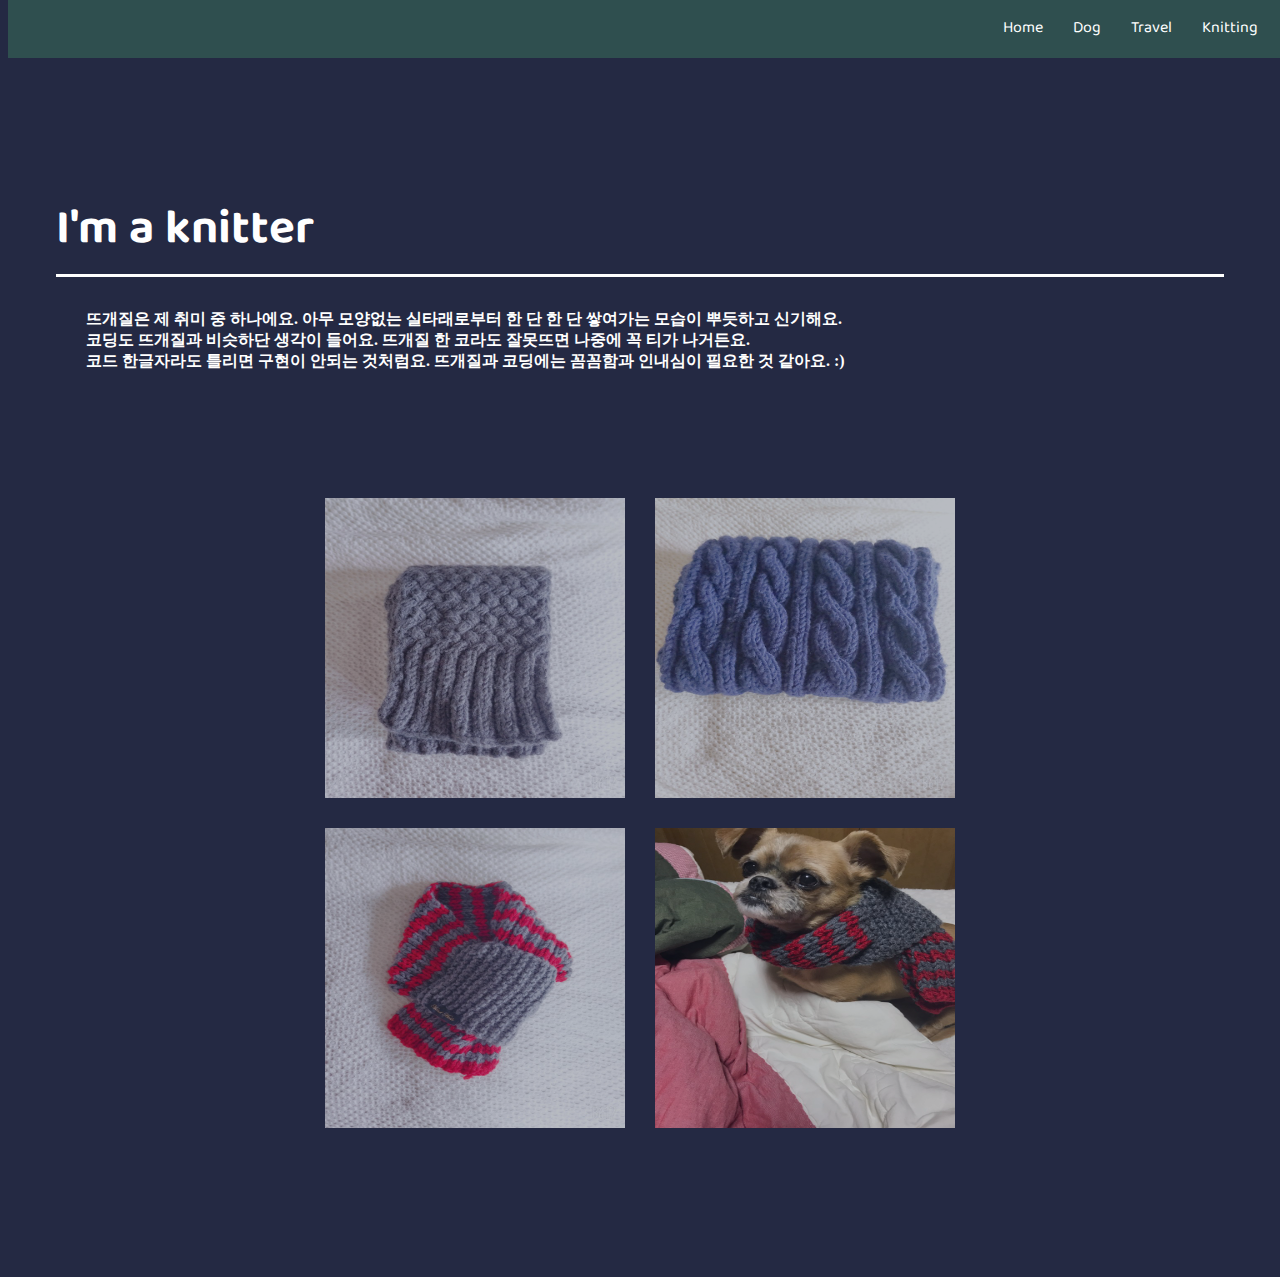
<file: knitter.html>
<!DOCTYPE html5>
<html>
<head>
    <meta charset="UTF-8">
    <title>knitter</title>
    <link href="introduce.css" rel="stylesheet">
    <link href="knitter.css" rel="stylesheet">
    <link href="https://fonts.googleapis.com/css2?family=Baloo+Tamma+2&display=swap" rel="stylesheet">
</head>
<body>
    <nav>
        <ul class="nav-container">
            <li class="nav-item"><a href="#">Knitting</a></li>
            <li class="nav-item"><a href="traveler.html">Travel</a></li>
            <li class="nav-item"><a href="dogPerson.html">Dog</a></li>
            <li class="nav-item"><a href="index.html">Home</a></li>
        </ul>
    </nav>
    <section id="banner">
        <div class="inner">
            <header width=80%>
                <h1>I'm a knitter</h1>
            </header>  
            <div class ="content">
                <p>뜨개질은 제 취미 중 하나에요. 아무 모양없는 실타래로부터 한 단 한 단 쌓여가는 모습이 뿌듯하고 신기해요.<br>코딩도 뜨개질과 비슷하단 생각이 들어요. 
                    뜨개질 한 코라도 잘못뜨면 나중에 꼭 티가 나거든요.<br> 코드 한글자라도 틀리면 구현이 안되는 것처럼요. 뜨개질과 코딩에는 꼼꼼함과 인내심이 필요한 것 같아요. :)
                </p>
            </div>  
        </div>    
    </section>  
    <div class="gallery">
       <div class="gallery_item">
           <img src="imagesfor1st/grey.jpeg" width="300px" height="300px">
       </div>
       <div class="gallery_item">
        <img src="imagesfor1st/blue.jpeg" width="300px" height="300px">
    </div>
    <div class="gallery_item">
        <img src="imagesfor1st/mixed-color.jpeg" width="300px" height="300px">
    </div>
    <div class="gallery_item">
        <img src="imagesfor1st/scarfMong.jpeg" width="300px" height="300px">
    </div>
    </div> 
    <div id="footer">
    </div>
</body>
</html>
</file>
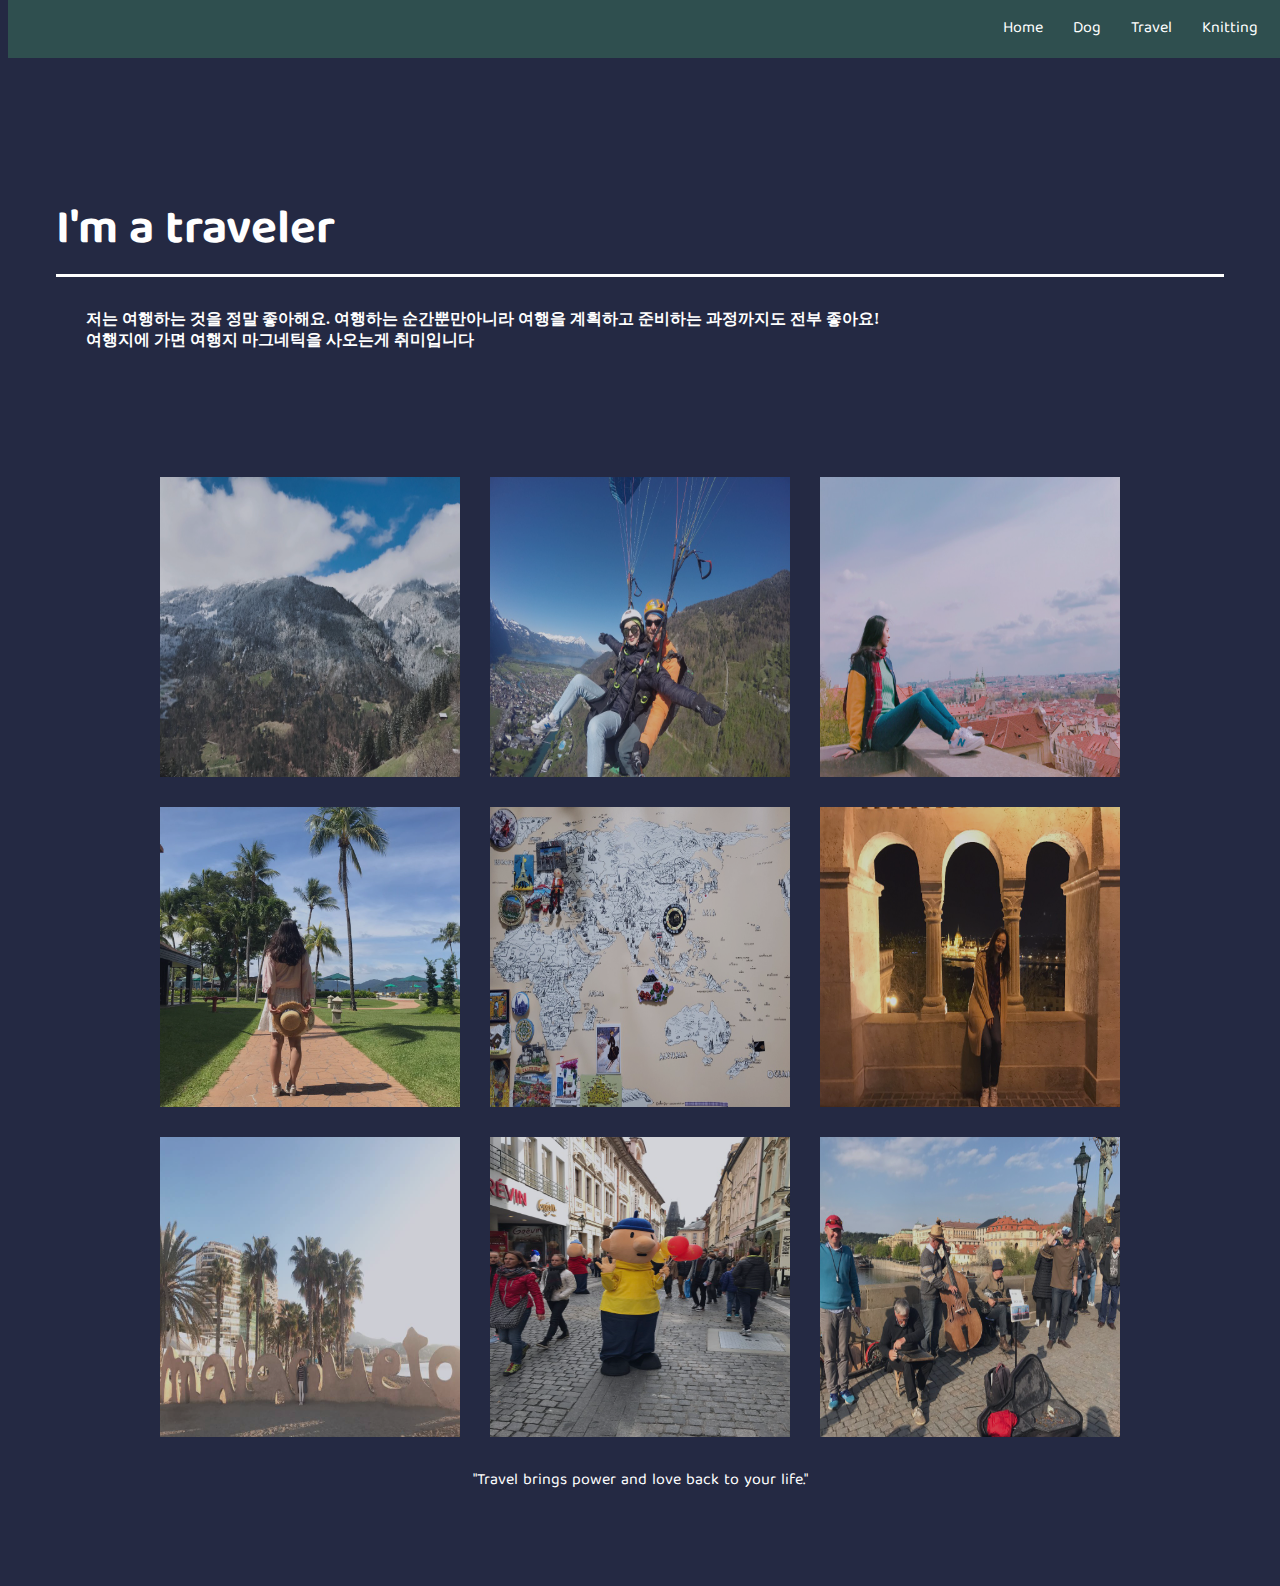
<file: traveler.html>
<!DOCTYPE html5>
<html>
<head>
    <meta charset="UTF-8">
    <title>traveler</title>
    <link href="introduce.css" rel="stylesheet">
    <link href="traveler.css" rel="stylesheet">
    <link href="https://fonts.googleapis.com/css2?family=Baloo+Tamma+2&display=swap" rel="stylesheet">
</head>
<body>
    <nav>
        <ul class="nav-container">
            <li class="nav-item"><a href="knitter.html">Knitting</a></li>
            <li class="nav-item"><a href="#">Travel</a></li>
            <li class="nav-item"><a href="dogPerson.html">Dog</a></li>
            <li class="nav-item"><a href="index.html">Home</a></li>
        </ul>
    </nav>
    <section id="banner">
        <div class="inner">
            <header width=80%>
                <h1> I'm a traveler</h1>
            </header>  
            <div class ="content">
                <p>저는 여행하는 것을 정말 좋아해요. 여행하는 순간뿐만아니라 여행을 계획하고 준비하는 과정까지도 전부 좋아요!<br>여행지에 가면 여행지 마그네틱을 사오는게 취미입니다
            </div>  
        </div>    
    </section>
    <div class="gallery">
       <div class="gallery_item">
           <img src="imagesfor1st/swiss.jpeg" width="300px" height="300px">
       </div> 
       <div class="gallery_item">
            <img src="imagesfor1st/paraglading.jpeg" width="300px" height="300px">
        </div> 
        <div class="gallery_item">
            <img src="imagesfor1st/pragueCastle.jpeg" width="300px" height="300px">
        </div> 
        <div class="gallery_item">
            <img src="imagesfor1st/KakaoTalk_Photo_2020-08-12-15-24-16.jpeg" width="300px" height="300px">
        </div> 
        <div class="gallery_item">
            <img src="imagesfor1st/magnetic.jpeg" width="300px" height="300px">
        </div> 
        <div class="gallery_item">
            <img src="imagesfor1st/budapest.jpeg" width="300px" height="300px">
        </div> 
        <div class="gallery_item">
            <img src="imagesfor1st/malaga.jpeg" width="300px" height="300px">
        </div> 
        <div class="gallery_item">
            <img src="imagesfor1st/prague.jpeg" width="300px" height="300px">
        </div> 
        <div class="gallery_item">
            <img src="imagesfor1st/singers.jpeg" width="300px" height="300px">
        </div> 
    </div>
    <div id="footer">
     "Travel brings power and love back to your life."   
    </div>
</body>
</html>
</file>
<file: introduce.css>
* {
    box-sizing: border-box;
    font-family: 'Baloo Tamma 2', cursive;
    color: rgb(255,255,255);
}
p {
    font-family: 'IBMPlexSansKR-Regular';
}
body {
    background-color: rgb(36,41,67);
   }

.nav-container {
    display: flex;
    flex-direction: row-reverse;
    width: 100%;
    margin: 0;
    padding: 0;
    list-style-type: none;
    background-color: darkslategray;
    position: fixed;
    top: 0;
    z-index: 1;
}
.nav-item {
    padding: 15px;
    cursor: pointer;
}
.nav-item:first-child {
    padding-right: 30px;
}
.nav-item:hover {
    background-color: rgba(111, 195, 223, 0.7);
}
.nav-item a {
    text-align: center;
    text-decoration: none;
    color: white;
}
#banner {
    padding: 150px 0 80px 0;
    margin-left: 3em;
    margin-right: 3em;
}
#banner h1 {
    font-size: 3em;
    border-bottom-style: solid ;
}

.container {
    display: flex;
    flex-wrap: wrap;
}
.col {
    height: 300px;
    background-size: cover;
}
.col-1 {
    width: 60%;
}
.col-2 {
    width: 40%;
}
.link {
    text-decoration: none;
    border-bottom-style: solid;
    font-size: 30px;
    margin-left: 30px;
}
p {
    font-size: 16px;
    font-weight: bold;
    margin-left: 30px;
}

#footer {
    height: 15%;
    margin: 1em;
}
#icons {
    list-style: none;
    margin: 0;
    padding: 0;
}   
#icons li {
    float: left;
}
#icons li a {
    padding-left: 10px;
    padding-right: 10px;
    text-decoration: none;
}
#item1 {
    background:linear-gradient(0deg, rgba(111, 195, 223, 0.7), rgba(111, 195, 223, 0.7)), url('imagesfor1st/6dogs.jpg'); 
}  
#item1:hover {
    background: url('imagesfor1st/6dogs.jpg');
  } 
#item2 {
    background: linear-gradient(0deg, rgba(141, 130, 196, 0.7), rgba(141, 130, 196, 0.7)), url('imagesfor1st/travel.jpg');
}  
#item2:hover {
    background: url(imagesfor1st/travel.jpg);
}
#item3 {
    background: linear-gradient(0deg, rgba(236, 141, 129, 0.7), rgba(236, 141, 129, 0.7)), url('imagesfor1st/knitting.jpg');
}  
#item3:hover {
    background: url(imagesfor1st/knitting.jpg);
}
#item4 {
    background: linear-gradient(0deg, rgba(200, 183, 136, 0.5), rgba(231, 183, 136, 0.7));
}  
#item5 {
    background: linear-gradient(0deg, rgba(100, 169, 232, 0.5), rgba(142, 169, 232, 0.7));
} 
#item6 {
    background: linear-gradient(0deg, rgba(100, 197, 164, 0.7), rgba(135, 197, 164, 0.7));
}
</file>
<file: knitter.css>
.gallery {
    width: 660px;
    margin-left: auto;
    margin-right: auto;
}
.gallery_item {
    float: left;
    margin-left: 15px;
    margin-right: 15px;
    margin-top: 30px;
    margin-right: 30xp;
    opacity: 0.7;
}
#footer {
    clear: left;
    padding-top: 30px;
}
p {
    font-family: 'IBMPlexSansKR-Regular';
}
</file>
<file: traveler.css>
.gallery {
    width: 990px;
    margin-left: auto;
    margin-right: auto;
}
.gallery_item {
    float: left;
    margin-left: 15px;
    margin-right: 15px;
    margin-top: 30px;
    margin-right: 30xp;
    opacity: 0.8;
}
#footer {
    text-align: center;
    clear: left;
    padding-top: 30px;
}
</file>
